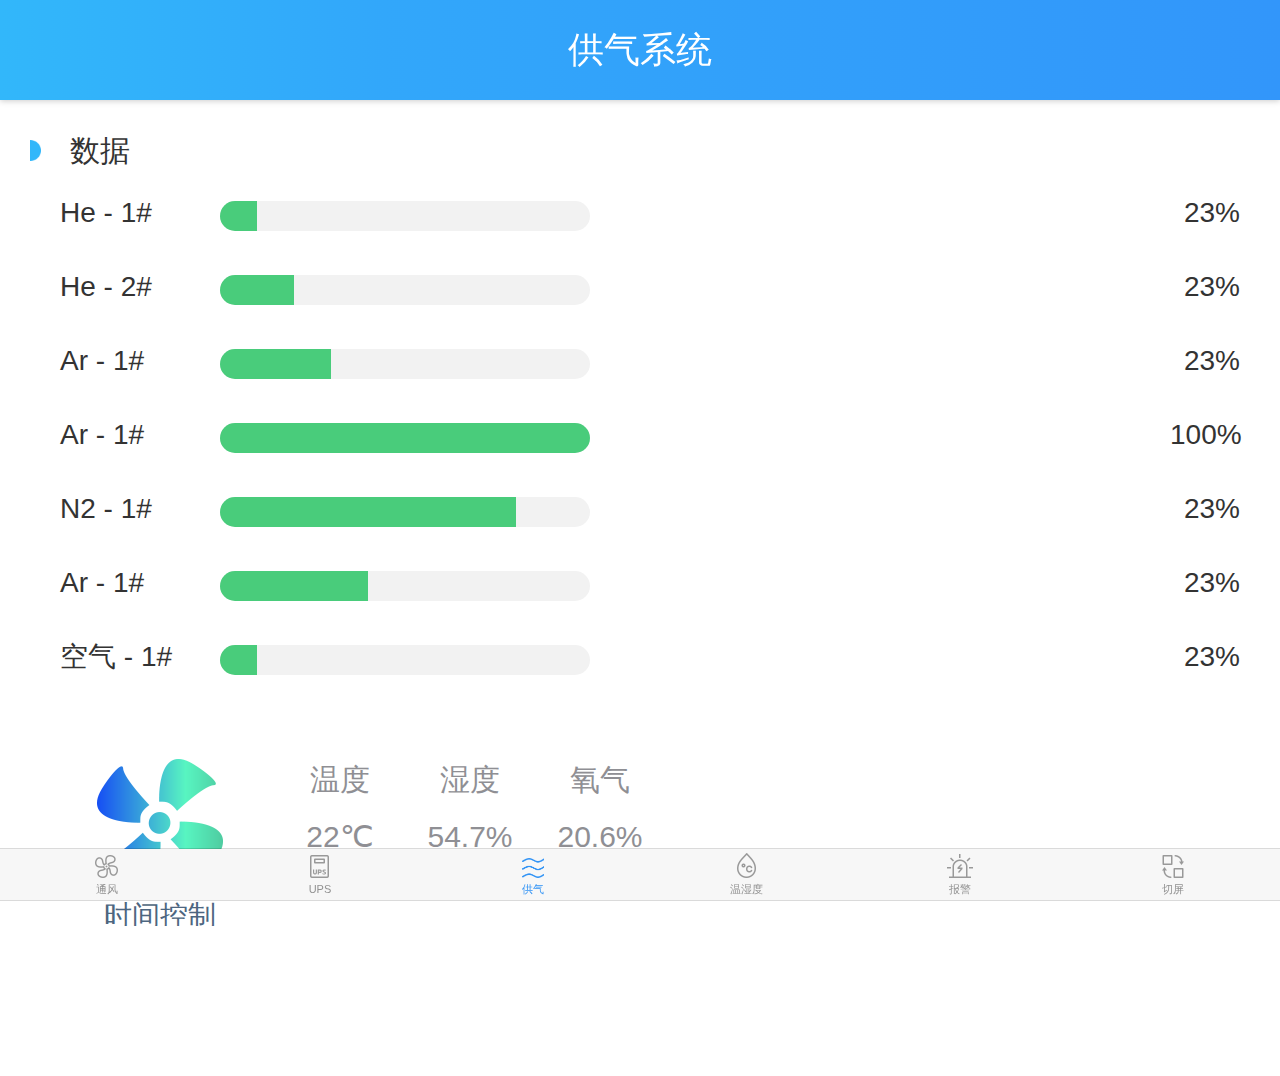
<file: app/airFeed.html>
<!DOCTYPE html>
<html lang="en">
<head>
    <meta charset="UTF-8">
    <title>供气系统</title>
    <meta name="viewport" content="width=240, user-scalable=no, initial-scale=1.0, minimum-scale=1.0, maximum-scale=1.0" />
    <link rel="stylesheet" href="./css/app.css">
    <link rel="stylesheet" href="./css/mui.min.css">
    <script src="js/jquery.min.js"></script>
    <script src="js/rem.js"></script>
    <script src="js/echarts.min.js"></script>
    <script src="js/mui.min.js"></script>
    <script src="js/index.js"></script>
</head>
<body>
<div>
    <header id="header" class="linearBar mui-bar mui-bar-nav">
        <h1 class="mui-title">供气系统</h1>
    </header>
    <nav class="mui-bar mui-bar-tab">
        <a class="mui-tab-item1 active" href="index.html">
            <span class="mui-icon icon-home"></span>
            <span class="mui-tab-label">通风</span>
        </a>
        <a class="mui-tab-item1" href="ups.html">
            <span class="mui-icon icon-UPS"></span>
            <span class="mui-tab-label">UPS</span>
        </a>
        <a class="mui-tab-item1" href="airFeed.html">
            <span class="mui-icon icon-air active"></span>
            <span class="mui-tab-label active">供气</span>
        </a>
        <a class="mui-tab-item1" href="humidity.html">
            <span class="mui-icon icon-temperature"></span>
            <span class="mui-tab-label">温湿度</span>
        </a>
        <a class="mui-tab-item1" href="giveAnAlarm.html">
            <span class="mui-icon icon-plice"></span>
            <span class="mui-tab-label">报警</span>
        </a>
        <a class="mui-tab-item1" href="cutScreen.html">
            <span class="mui-icon icon-cut"></span>
            <span class="mui-tab-label">切屏</span>
        </a>
    </nav>
    <section>
        <div class="section">

            <!--数据-->
            <div class="airFeed">
                <div class="c-title">数据</div>
                <div class="c-con">

                    <div class="gq-progress gq-progress1">
                        <div class="div1">He - 1#</div>
                        <div class="div2" id="demo1" class="mui-text-center">
                            <p class="mui-progressbar mui-progressbar-in" data-progress=""><span></span></p>
                        </div>
                        <div class="div3">23%</div>
                    </div>

                    <div class="gq-progress gq-progress2">
                        <div class="div1">He - 2#</div>
                        <div class="div2" id="demo2" class="mui-text-center">
                            <p class="mui-progressbar mui-progressbar-in" data-progress=""><span></span></p>
                        </div>
                        <div class="div3">23%</div>
                    </div>

                    <div class="gq-progress gq-progress3">
                        <div class="div1">Ar - 1#</div>
                        <div class="div2" id="demo3" class="mui-text-center">
                            <p class="mui-progressbar mui-progressbar-in" data-progress=""><span></span></p>
                        </div>
                        <div class="div3">23%</div>
                    </div>

                    <div class="gq-progress gq-progress4">
                        <div class="div1">Ar - 1#</div>
                        <div class="div2" id="demo4" class="mui-text-center">
                            <p class="mui-progressbar mui-progressbar-in" data-progress=""><span></span></p>
                        </div>
                        <div class="div3">100%</div>
                    </div>

                    <div class="gq-progress gq-progress5">
                        <div class="div1">N2 - 1#</div>
                        <div class="div2" id="demo5" class="mui-text-center">
                            <p class="mui-progressbar mui-progressbar-in" data-progress=""><span></span></p>
                        </div>
                        <div class="div3">23%</div>
                    </div>

                    <div class="gq-progress gq-progress6">
                        <div class="div1">Ar - 1#</div>
                        <div class="div2" id="demo6" class="mui-text-center">
                            <p class="mui-progressbar mui-progressbar-in" data-progress=""><span></span></p>
                        </div>
                        <div class="div3">23%</div>
                    </div>

                    <div class="gq-progress gq-progress7">
                        <div class="div1">空气 - 1#</div>
                        <div class="div2" id="demo7" class="mui-text-center">
                            <p class="mui-progressbar mui-progressbar-in" data-progress=""><span></span></p>
                        </div>
                        <div class="div3">23%</div>
                    </div>


                    <div class="timeControl">
                        <div class="timeControlT">
                            <div class="div1"></div>    <!--bgPlay-->
                            <div class="div2">时间控制</div>
                        </div>
                        <div class="timeControlS">
                            <p class="p1"><span>温度</span><br><span>22℃</span></p>
                            <p class="p2"><span>湿度</span><br><span>54.7%</span></p>
                            <p class="p3"><span>氧气</span><br><span>20.6%</span></p>
                        </div>
                    </div>



                </div>
            </div>



        </div>
    </section>
</div>

<script>

    var progressbar1 = mui('#demo1');
    mui(progressbar1).progressbar().setProgress(10)

    var progressbar2 = mui('#demo2');
    mui(progressbar2).progressbar().setProgress(20)

    var progressbar3 = mui('#demo3');
    mui(progressbar3).progressbar().setProgress(30)

    var progressbar4 = mui('#demo4');
    mui(progressbar4).progressbar().setProgress(100)

    var progressbar5 = mui('#demo5');
    mui(progressbar5).progressbar().setProgress(80)

    var progressbar6 = mui('#demo6');
    mui(progressbar6).progressbar().setProgress(40)

    var progressbar7 = mui('#demo7');
    mui(progressbar7).progressbar().setProgress(10)



    $(function () {

    })


</script>

</body>
</html>
</file>
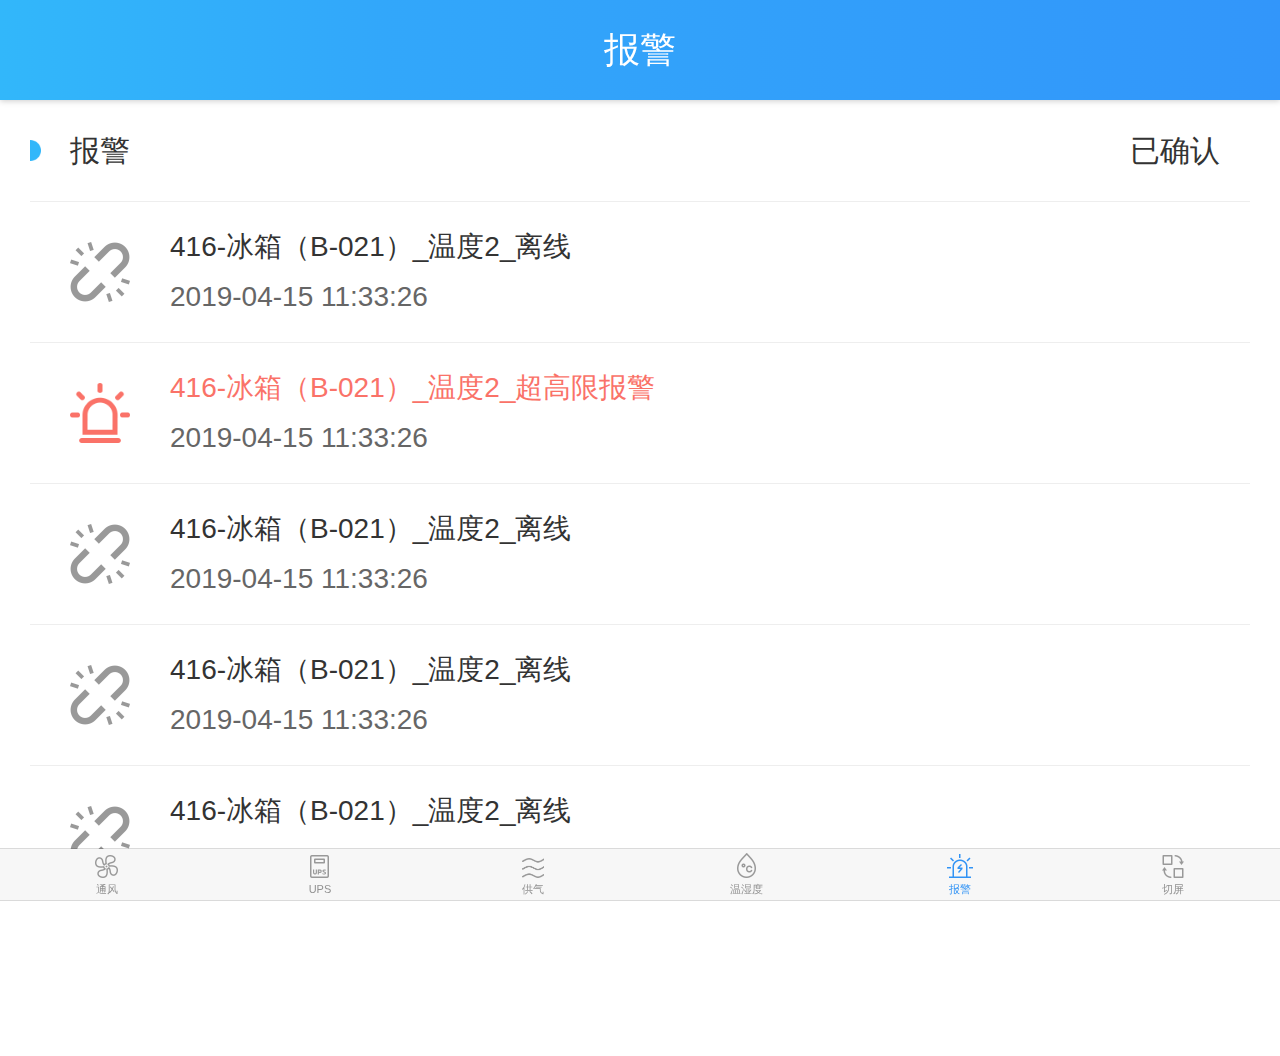
<file: app/giveAnAlarm.html>
<!DOCTYPE html>
<html lang="en">
<head>
    <meta charset="UTF-8">
    <title>报警</title>
    <meta name="viewport" content="width=240, user-scalable=no, initial-scale=1.0, minimum-scale=1.0, maximum-scale=1.0" />
    <link rel="stylesheet" href="./css/app.css">
    <link rel="stylesheet" href="./css/mui.min.css">
    <script src="js/jquery.min.js"></script>
    <script src="js/rem.js"></script>
    <script src="js/echarts.min.js"></script>
    <script src="js/index.js"></script>
</head>
<body>
<div>
    <header id="header" class="linearBar mui-bar mui-bar-nav">
        <h1 class="mui-title">报警</h1>
    </header>
    <nav class="mui-bar mui-bar-tab">
        <a class="mui-tab-item1 active" href="index.html">
            <span class="mui-icon icon-home"></span>
            <span class="mui-tab-label">通风</span>
        </a>
        <a class="mui-tab-item1" href="ups.html">
            <span class="mui-icon icon-UPS "></span>
            <span class="mui-tab-label">UPS</span>
        </a>
        <a class="mui-tab-item1" href="airFeed.html">
            <span class="mui-icon icon-air"></span>
            <span class="mui-tab-label">供气</span>
        </a>
        <a class="mui-tab-item1" href="humidity.html">
            <span class="mui-icon icon-temperature"></span>
            <span class="mui-tab-label">温湿度</span>
        </a>
        <a class="mui-tab-item1" href="giveAnAlarm.html">
            <span class="mui-icon icon-plice active"></span>
            <span class="mui-tab-label active">报警</span>
        </a>
        <a class="mui-tab-item1" href="cutScreen.html">
            <span class="mui-icon icon-cut"></span>
            <span class="mui-tab-label">切屏</span>
        </a>
    </nav>
    <section>
        <div class="section">

            <!--控制-->
            <div class="give-an-alarm-con">
                <div class="c-title">报警<span>已确认</span></div>
                <div class="c-con">
                    <ul>
                        <li>
                            <div class="c-con-picture"><img src="images/c2lixian.png" alt=""></div>
                            <div class="c-con-detail">
                                <div class="c-con-detail-title">416-冰箱（B-021）_温度2_离线</div>
                                <div class="c-con-detail-time">2019-04-15 11:33:26</div>
                            </div>
                        </li>
                        <li>
                            <div class="c-con-picture"><img src="images/c2baojing.png" alt=""></div>
                            <div class="c-con-detail">
                                <div class="c-con-detail-title" style="color: #fa7268;">416-冰箱（B-021）_温度2_超高限报警</div>
                                <div class="c-con-detail-time">2019-04-15 11:33:26</div>
                            </div>
                        </li>
                        <li>
                            <div class="c-con-picture"><img src="images/c2lixian.png" alt=""></div>
                            <div class="c-con-detail">
                                <div class="c-con-detail-title">416-冰箱（B-021）_温度2_离线</div>
                                <div class="c-con-detail-time">2019-04-15 11:33:26</div>
                            </div>
                        </li>
                        <li>
                            <div class="c-con-picture"><img src="images/c2lixian.png" alt=""></div>
                            <div class="c-con-detail">
                                <div class="c-con-detail-title">416-冰箱（B-021）_温度2_离线</div>
                                <div class="c-con-detail-time">2019-04-15 11:33:26</div>
                            </div>
                        </li>
                        <li>
                            <div class="c-con-picture"><img src="images/c2lixian.png" alt=""></div>
                            <div class="c-con-detail">
                                <div class="c-con-detail-title">416-冰箱（B-021）_温度2_离线</div>
                                <div class="c-con-detail-time">2019-04-15 11:33:26</div>
                            </div>
                        </li>
                    </ul>
                </div>
            </div>

        </div>
    </section>
</div>

<script>
    $(function () {

    })




</script>

</body>
</html>
</file>
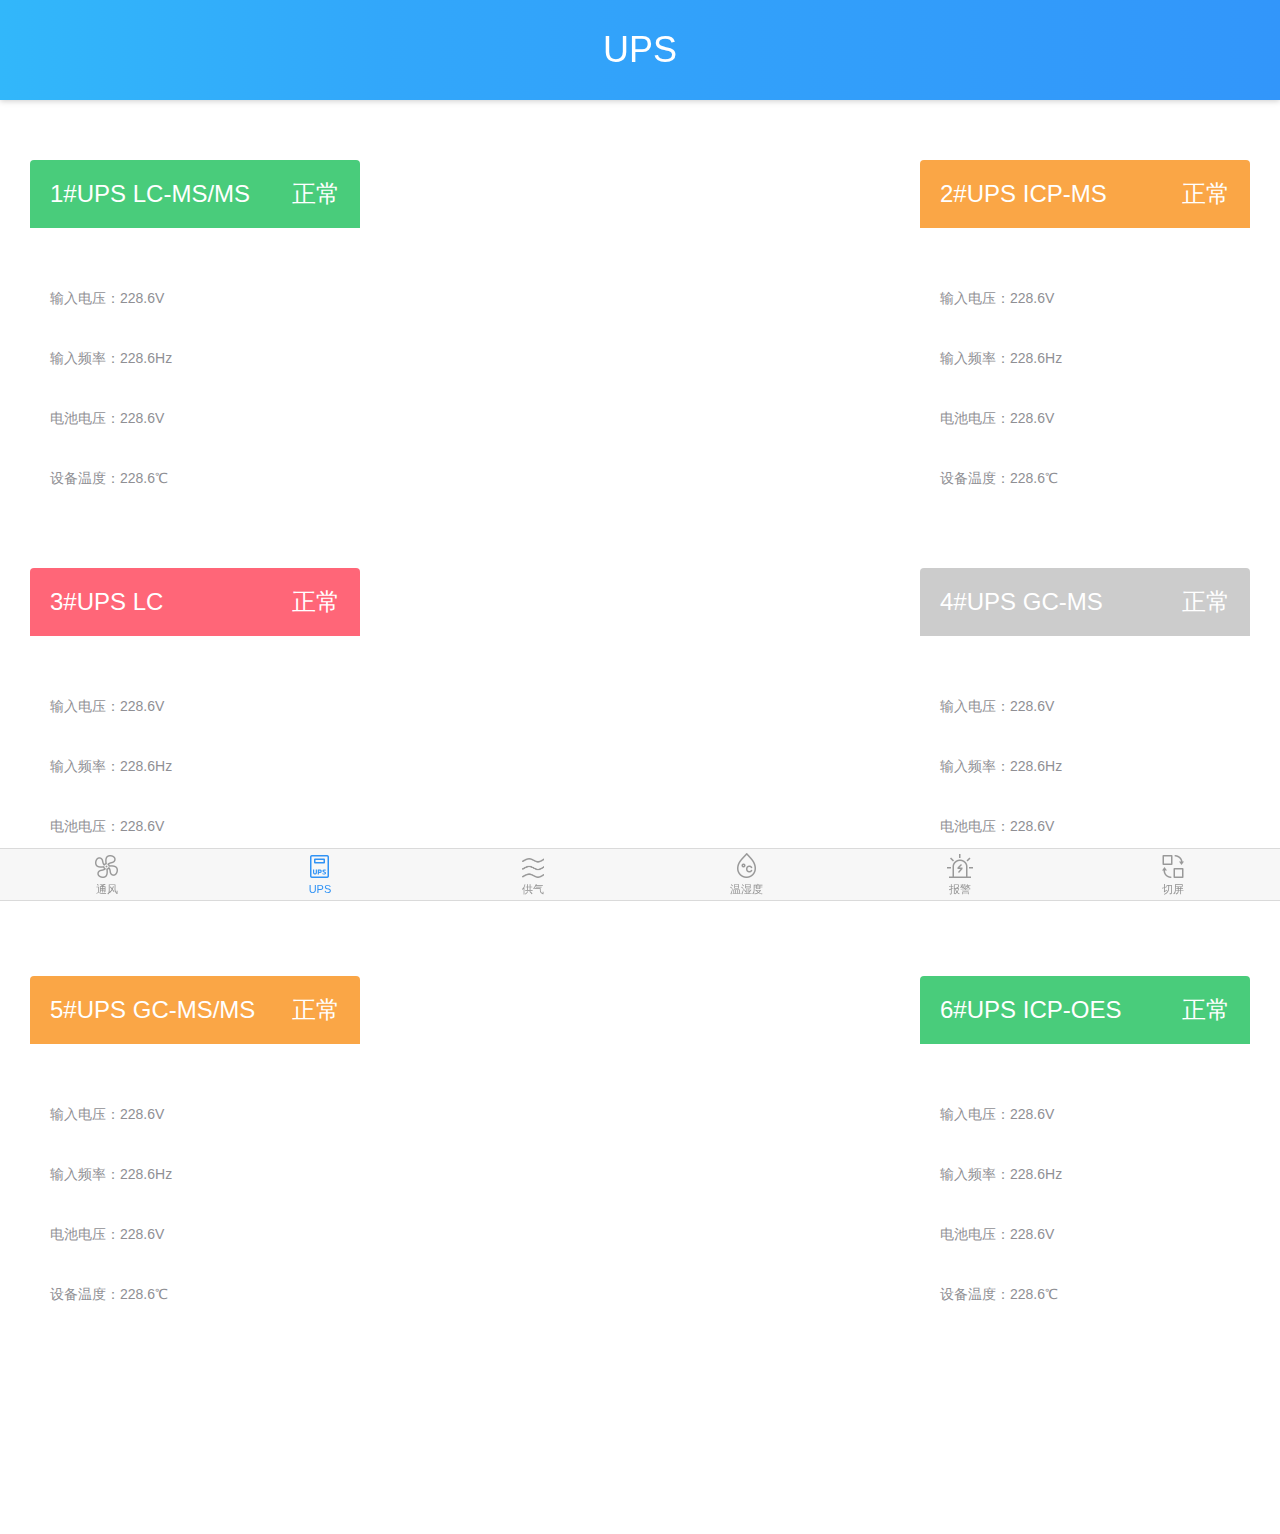
<file: app/ups.html>
<!DOCTYPE html>
<html lang="en">
<head>
    <meta charset="UTF-8">
    <title>UPS</title>
    <meta name="viewport" content="width=240, user-scalable=no, initial-scale=1.0, minimum-scale=1.0, maximum-scale=1.0" />
    <link rel="stylesheet" href="./css/app.css">
    <link rel="stylesheet" href="./css/mui.min.css">
    <script src="js/jquery.min.js"></script>
    <script src="js/rem.js"></script>
    <script src="js/echarts.min.js"></script>
    <script src="js/index.js"></script>
</head>
<body>
<div>
    <header id="header" class="linearBar mui-bar mui-bar-nav">
        <h1 class="mui-title">UPS</h1>
    </header>
    <nav class="mui-bar mui-bar-tab">
        <a class="mui-tab-item1 active" href="index.html">
            <span class="mui-icon icon-home"></span>
            <span class="mui-tab-label">通风</span>
        </a>
        <a class="mui-tab-item1" href="ups.html">
            <span class="mui-icon icon-UPS active"></span>
            <span class="mui-tab-label active">UPS</span>
        </a>
        <a class="mui-tab-item1" href="airFeed.html">
            <span class="mui-icon icon-air"></span>
            <span class="mui-tab-label">供气</span>
        </a>
        <a class="mui-tab-item1" href="humidity.html">
            <span class="mui-icon icon-temperature"></span>
            <span class="mui-tab-label">温湿度</span>
        </a>
        <a class="mui-tab-item1" href="giveAnAlarm.html">
            <span class="mui-icon icon-plice"></span>
            <span class="mui-tab-label">报警</span>
        </a>
        <a class="mui-tab-item1" href="cutScreen.html">
            <span class="mui-icon icon-cut"></span>
            <span class="mui-tab-label">切屏</span>
        </a>
    </nav>
    <section>
        <div class="section">

            <!--控制-->
            <div class="ups-con">
                <div class="c-con">
                    <div class="c-con-one">
                        <div>
                            <div class="div1 color1">1#UPS LC-MS/MS<span class="isNatural">正常</span></div>
                            <div class="div2">
                                <p>输入电压：<span>228.6</span>V</p>
                                <p>输入频率：<span>228.6</span>Hz</p>
                                <p>电池电压：<span>228.6</span>V</p>
                                <p>设备温度：<span>228.6</span>℃</p>
                            </div>
                        </div>
                        <div>
                            <div class="div1 color2">2#UPS ICP-MS<span class="isNatural">正常</span></div>
                            <div class="div2">
                                <p>输入电压：<span>228.6</span>V</p>
                                <p>输入频率：<span>228.6</span>Hz</p>
                                <p>电池电压：<span>228.6</span>V</p>
                                <p>设备温度：<span>228.6</span>℃</p>
                            </div>
                        </div>
                    </div>
                    <div class="c-con-one">
                        <div>
                            <div class="div1 color3">3#UPS LC<span class="isNatural">正常</span></div>
                            <div class="div2">
                                <p>输入电压：<span>228.6</span>V</p>
                                <p>输入频率：<span>228.6</span>Hz</p>
                                <p>电池电压：<span>228.6</span>V</p>
                                <p>设备温度：<span>228.6</span>℃</p>
                            </div>
                        </div>
                        <div>
                            <div class="div1 color4">4#UPS GC-MS<span class="isNatural">正常</span></div>
                            <div class="div2">
                                <p>输入电压：<span>228.6</span>V</p>
                                <p>输入频率：<span>228.6</span>Hz</p>
                                <p>电池电压：<span>228.6</span>V</p>
                                <p>设备温度：<span>228.6</span>℃</p>
                            </div>
                        </div>
                    </div>
                    <div class="c-con-one">
                        <div>
                            <div class="div1 color2">5#UPS GC-MS/MS<span class="isNatural">正常</span></div>
                            <div class="div2">
                                <p>输入电压：<span>228.6</span>V</p>
                                <p>输入频率：<span>228.6</span>Hz</p>
                                <p>电池电压：<span>228.6</span>V</p>
                                <p>设备温度：<span>228.6</span>℃</p>
                            </div>
                        </div>
                        <div>
                            <div class="div1 color1">6#UPS ICP-OES<span class="isNatural">正常</span></div>
                            <div class="div2">
                                <p>输入电压：<span>228.6</span>V</p>
                                <p>输入频率：<span>228.6</span>Hz</p>
                                <p>电池电压：<span>228.6</span>V</p>
                                <p>设备温度：<span>228.6</span>℃</p>
                            </div>
                        </div>
                    </div>
                </div>
            </div>

        </div>
    </section>
</div>

<script>
    $(function () {

    })




</script>

</body>
</html>
</file>
<file: app/css/app.css>
body{font-size: 0.16rem;background-color:#fff!important;}
body, div, ul, ol, li, h1, h2, h3, h4, h5, h6, p, dl, dt, dd, fieldset, input, textarea, pre { margin: 0; padding: 0}
li{list-style: none}
section{padding-top: 1rem;padding-bottom: 1.5rem;}
#header{height: 1rem;  background-image: linear-gradient(-90deg,
#3296fa 0%,
#32a7fa 70%,
#32b7fa 100%),
linear-gradient(
        #3296fa,
        #3296fa);}
.mui-bar .mui-title{height: 1rem;line-height: 1rem;font-size: 0.36rem;color: #fff;}
/*底部tabbar*/
.icon-home{width: 23px!important;height: 23px!important; background-size:cover!important;  background: url("../images/tongfeng-mr.png")no-repeat 0 0}
.icon-UPS{width:19px!important;height: 23px!important;background-size:cover!important; background: url("../images/UPS-mr.png")no-repeat 0 0}
.icon-air{width:22px!important;height: 20px!important;background-size:cover!important; background: url("../images/gongqi-mr.png")no-repeat 0 0}
.icon-temperature{width:19px!important;height: 25px!important;background-size:cover!important; background: url("../images/wendu-mr.png")no-repeat 0 0}
.icon-plice{width:26px!important;height: 24px!important;background-size:cover!important; background: url("../images/baojing-mr.png")no-repeat 0 0}
.icon-cut{width:22px!important;height: 23px!important;background-size:cover!important; background: url("../images/qieping-mr.png")no-repeat 0 0}
.icon-home.active{background-size:cover!important;  background: url("../images/tongfeng-xz.png")no-repeat 0 0}
.icon-UPS.active{background-size:cover!important; background: url("../images/UPS-xz.png")no-repeat 0 0}
.icon-air.active{background-size:cover!important; background: url("../images/gongqi-xz.png")no-repeat 0 0}
.icon-temperature.active{background-size:cover!important; background: url("../images/wendu-xz.png")no-repeat 0 0}
.icon-plice.active{background-size:cover!important; background: url("../images/baojing-xz.png")no-repeat 0 0}
.icon-cut.active{background-size:cover!important; background: url("../images/qieping-xz.png")no-repeat 0 0}
.mui-tab-label.active{ color: #3193f5;}
.section{padding: 0 0.30rem;}
.mui-bar-tab .mui-tab-item1 {display: table-cell;overflow: hidden;width: 1%;height: 50px;text-align: center;vertical-align: middle;white-space: nowrap;text-overflow: ellipsis;color: #929292;}
.mui-bar-tab .mui-tab-item1 {vertical-align: bottom!important; }
.mui-bar-tab .mui-tab-item1 .mui-icon~.mui-tab-label {font-size: 11px;display: block;overflow: hidden;text-overflow: ellipsis;}
.mui-bar-tab .mui-tab-item1 .mui-icon {top: 4px;width: 24px;height: 24px;padding-top: 0;padding-bottom: 0;}

/*首页风机*/
.ind-fan{ padding: 0.2rem 0 0.3rem 0; background: #fff;height: 3.4rem; overflow: hidden;overflow-x: scroll;margin-top: 0.4rem; }
.ind-fan>div{}
.ind-fan .ind-fan-scroll{width:15rem; }
.ind-fan .ind-fan-scroll>div{width:4.8rem;height: 3.2rem; float: left; }
.ind-fan .c-title{position: relative; font-size: 0.30rem;color: #333333;padding-left: 0.4rem;background: url("../images/banyuan.png")no-repeat 0 0;background-size: contain;}
.ind-fan .c-title-hx{padding-left: 1.4rem;}
.ind-fan .c-title-hx em{position: absolute;width: 0.40rem;height: 0.40rem;display: inline-block;background:#49cc7b;top: 0;left:1.9rem;border-radius: 3px;}
.ind-fan .echarts_post{float: left;padding: 0.45rem 0 0 0.2rem;/*width:100%!important;height: 100%!important;*/}
.ind-fan-sign{float: right;padding: 0.4rem 0 0 0;margin-right: 0.5rem;}
.ind-fan-sign>div{line-height: 0.6rem;position: relative;}
.ind-fan-sign .ind-fan-color{position: absolute;height: 0.4rem;width: 0.4rem;border-radius: 3px;     top: 0.1rem; left: -0.48rem;}
.ind-fan-sign .ind-fan-color.c1{background: #49cc7b; }
.ind-fan-sign .ind-fan-color.c2{background: #e5e5e5; }
.ind-fan-sign .ind-fan-color.c3{background: #fa7268; }
.ind-fan-sign>div span{font-size: 0.30rem;color: #666;}

/*首页控制器*/
.ind-control{ padding: 0.2rem 0 0.3rem 0; background: #fff; }
.ind-control .c-title{font-size: 0.30rem;color: #333333;padding-left: 0.4rem;background: url("../images/banyuan.png")no-repeat 0 0;background-size: contain;}
.ind-control .c-con{ overflow: hidden; padding-top: 0.4rem; display: flex; justify-content: space-around; }
.ind-control .c-con>div{width: 2.3rem; text-align: center}
.ind-control .c-con>div .div1{ font-size: 0.28rem;color: #333333;}
.ind-control .c-con>div .div2{width: 1.26rem;height: 1.26rem;background: url("../images/xuanzhuan.png")no-repeat 0 0;background-size:cover;margin: 0.2rem auto;}
.ind-control .c-con>div .div3{ font-size: 0.28rem;color: #333333;}

.bgPlay{
    /*background:url(img/rec_100.png) no-repeat;*/
    /* background-size:auto auto || cover 代表以宽或高填满元素背景 */
    background-size:cover;
    /* 设置宽高值 */
    width:200px;
    height:200px;
    /* 设置默认样式，开启3d硬件加速 */
    -webkit-transform:translate3d(0,0,0);
    -moz-transform:translate3d(0,0,0);
    transform:translate3d(0,0,0);
    /* 设置动画，animation:动画名称 动画播放时长单位秒或微秒 动画播放的速度曲线linear为匀速 动画播放次数infinite为循环播放; */
    -webkit-animation:play 3s linear infinite;
    -moz-animation:play 3s linear infinite;
    animation:play 3s linear infinite;
    }

@-webkit-keyframes play{
    0% {
        /*顺时针旋转*/
        -webkit-transform:rotate(0deg);
        }
    100% {
        /*顺时针旋转*/
        -webkit-transform:rotate(360deg);
        }
    }
@-moz-keyframes play{
    0% {
        -moz-transform:rotate(0deg);
        }
    100% {
        -moz-transform:rotate(360deg);
        }
    }
@keyframes play{
    0% {
        transform:rotate(0deg);
        }
    100% {
        transform:rotate(360deg);
        }
    }


/*首页实验室*/
.ind-laboratory{padding: 0.4rem 0 0.3rem 0;background: #fff;}
.ind-laboratory .c-title{font-size: 0.30rem;color: #333333;padding-left: 0.4rem;background: url("../images/banyuan.png")no-repeat 0 0;background-size: contain;}
.ind-laboratory .c-con{ overflow: hidden; padding-top: 0.4rem; }
.ind-laboratory .c-con>div{}
.ind-laboratory .c-con .c-con-tf{}
.ind-laboratory .c-con .c-con-tf .c-con-title{font-size:0.28rem;color: #333333;}
.ind-laboratory .c-con .c-con-tf .c-con-tf-con{}
.ind-laboratory .c-con-tf-con ul{ display: flex;justify-content: space-around;}
.ind-laboratory .c-con-tf-con li{ margin-top: 0.4rem;}
.ind-laboratory .c-con-tf-con li>span:nth-child(1){display: block; width:0.66rem;height: 1rem ;background: url("../images/tfglv.png")no-repeat 0 0;background-size:cover;}
.ind-laboratory .c-con-tf-con li>span:nth-child(1).active{display: block; width:0.66rem;height: 1rem ;background: url("../images/tfgzi.png")no-repeat 0 0;background-size:cover;}
.ind-laboratory .c-con-tf-con li>span:nth-child(2){font-size:0.24rem;color: #333333;height: 0.8rem;line-height: 0.8rem;display: block;}
.ind-laboratory .c-con .c-con-pq{ margin-top: 0.3rem;}
.ind-laboratory .c-con .c-con-pq .c-con-title{font-size:0.28rem;color: #333333;}
.ind-laboratory .c-con .c-con-pq .c-con-pq-con{ overflow: hidden; }
.ind-laboratory .c-con .c-con-pq .c-con-pq-con>div{float: left;width:0.64rem;height: 0.66rem;background: url("../images/paiqizhaohei.png")no-repeat 0 0;background-size:cover;margin: 0.4rem 0.4rem 0.1rem 0;}
.ind-laboratory .c-con .c-con-pq .c-con-pq-con>div.active{float: left;width:0.64rem;height: 0.66rem;background: url("../images/paiqizhaohong.png")no-repeat 0 0;background-size:cover;margin: 0.4rem 0.4rem 0.1rem 0;}
.ind-laboratory .c-con .c-con-fj{}
.ind-laboratory .c-con .c-con-fj{ margin-top: 0.4rem;}
.ind-laboratory .c-con .c-con-fj .c-con-title{font-size:0.28rem;color: #333333;}
.ind-laboratory .c-con .c-con-fj .c-con-fj-con{ overflow: hidden; }
.ind-laboratory .c-con .c-con-fj .c-con-fj-con>div{float: left;width: 1.36rem;text-align: center;}
.ind-laboratory .c-con .c-con-fj .c-con-fj-con>div>span:nth-child(1){width:136rem;height: 1rem;background: url("../images/fengji.png")no-repeat 0 0;background-size:contain;margin: 0.4rem 0.4rem 0 0;display:inline-block;}
.ind-laboratory .c-con .c-con-fj .c-con-fj-con>div>span:nth-child(2){font-size:0.24rem;color: #333333;}

/*ups*/
.ups-con{overflow: hidden; margin-top: 0.6rem;}
.ups-con .c-title{font-size: 0.30rem;color: #333333;padding-left: 0.4rem;background: url("../images/banyuan.png")no-repeat 0 0;background-size: contain;margin: 0.4rem 0 0.3rem;}
.ups-con .c-con .c-con-one{overflow: hidden; margin-bottom: 0.2rem;}
.ups-con .c-con .c-con-one>div{ width: 3.3rem; font-size: 0.24rem; text-align: center;}
.ups-con .c-con .c-con-one>div .div1{color: #fff; width: 3.3rem;height: 0.68rem;line-height: 0.68rem;border-top-left-radius:4px;border-top-right-radius:4px;    text-align: left;padding-left: 0.2rem;overflow: hidden;}
.ups-con .c-con .c-con-one>div:nth-child(1){float: left;}
.ups-con .c-con .c-con-one>div:nth-child(2){float: right;}
.ups-con .c-con .c-con-one>div p{margin: 0;height: 0.6rem;line-height: 0.6rem;text-align: left; padding-left: 0.2rem;}
.ups-con .c-con .c-con-one>div .div2{padding: 0.4rem 0;}
.isNatural{float: right;padding-right: 0.2rem;}
.color1{background-color: #49cc7b;}
.color2{background-color: #faa646;}
.color3{background-color: #ff6678;}
.color4{background-color: #cccccc;}

/*供气*/

.airFeed{}
.airFeed .c-title{font-size: 0.30rem;color: #333333;padding-left: 0.4rem;background: url("../images/banyuan.png")no-repeat 0 0;background-size: contain;margin: 0.4rem 0 0.3rem;}
.airFeed .timeControl{ overflow: hidden; margin-top: 0.6rem; }
.airFeed .timeControl>div{}
.airFeed .timeControlT{ float: left; width: 2.6rem; }
.airFeed .timeControlT .div1{width: 1.26rem;height: 1.26rem;background: url(../images/xuanzhuan.png)no-repeat 0 0;background-size: cover;margin: 0.2rem auto;}
.airFeed .timeControlT .div2{ TEXT-ALIGN: CENTER; color: #4d6680; font-size: 0.28rem; }
.airFeed .timeControlS{ float: left; }
.airFeed .timeControlS p{width: 1rem;text-align: center;float: left;margin-right: 0.3rem;}
.airFeed .timeControlS p span{font-size: 0.30rem;margin-top: 0.3rem;display: inline-block;}
.airFeed .c-con{}
.gq-progress{overflow: hidden; height: 0.44rem; line-height: 0.44rem;margin-bottom: 0.3rem; }
.gq-progress>div{float: left;}
.gq-progress .div1{width: 1.8rem;color: #333333;font-size: 0.28rem;padding-left: 0.3rem;overflow: hidden;}
.gq-progress .div2{width: 3.8rem;padding-left: 0.1rem;height: 0.3rem;margin-top: 0.1rem;}
.gq-progress .div3{width: 0.8rem;float: right;color: #333333;font-size: 0.28rem;text-align: right;padding-right: 0.1rem;}
.gq-progress .mui-progressbar{height: 0.3rem;border-radius: 1rem;background-color: #f2f2f2;}
.gq-progress .mui-progressbar span{background-color: #49cc7b;}

/*温湿度*/
.sd-humidity{margin-top: 0.4rem;}
.sd-humidity .c-title{font-size: 0.30rem;color: #333333;padding-left: 0.4rem;background: url("../images/banyuan.png")no-repeat 0 0;background-size: contain;}
.sd-humidity .c-con{}
.sd-humidity .c-con-list{ overflow: hidden;margin-bottom: 0.3rem;}
.sd-humidity .c-con-list-title{ margin: 0.3rem 0; color: #333;font-size: 0.3rem;padding-left: 0.8rem;}
.sd-humidity .c-con-list-title.tit1{background: url("../images/huanjing.png")no-repeat 0.2rem 0;background-size: contain;}
.sd-humidity .c-con-list-title.tit2{background: url("../images/xuehua.png")no-repeat 0.2rem 0;background-size: contain;}
.sd-humidity .c-con-list-title.tit3{background: url("../images/xiangzi.png")no-repeat 0.2rem 0;background-size: contain;}
.sd-humidity .c-con-list-con{display: flex;justify-content: space-around;}
.sd-humidity .c-con-list-con>div{float: left;width: 1.32rem;text-align: center;}
.sd-humidity .c-con-list-con>div span{font-size: 0.28rem; height: 0.66rem; display: inline-block; background-color: #3193f5; color: #fff; width: 1.32rem; line-height: 0.66rem;}
.manage-room{margin-top: 0.6rem;}
.manage-room .manage-room-title{height: 0.8rem;line-height: 0.8rem;background-color: #fa7268;color: #ffffff;font-size: 0.32rem;padding-left: 0.4rem;position: relative;}
.manage-room .manage-room-title span{height: 0.4rem;width: 0.4rem;background: #fff;position: absolute;border-radius: 100%;top: 0.22rem;left: -0.20rem;}
.manage-room .manage-room-list{overflow: hidden;margin: 0.5rem 0 0 0;}
.manage-room .manage-room-list span{color: #333333;font-size: 0.30rem;}
.manage-room .manage-room-list .span1{float: left;padding-left: 0.8rem;background: url("../images/xiangzi.png")no-repeat 0.2rem 0;background-size: contain;}
.manage-room .manage-room-list .span2{float: right;padding-right: 0.2rem;}
.sd-humidity .echarts-line{text-align: center;position: relative;margin-top: 0.3rem;}
.sd-humidity .echarts-line .dateShow{position: absolute;width: 2rem;left: 50%;margin-left: -1rem;top: 0.3rem;z-index: 9;color: #333333;font-size: 0.30rem;}
.sd-humidity .echarts-line .dateCut{height: 0.53rem;border: 1px solid #3193f5;border-radius: 3px;position: absolute;top: 0.26rem;right: 0;z-index: 9;}
.sd-humidity .echarts-line .dateCut span{text-align: center;width: 0.6rem;display: inline-block;float: left;height: 0.52rem;line-height: 0.52rem;color: #3193f5;}


/*报警*/
.give-an-alarm-con{}
.give-an-alarm-con li{overflow: hidden;padding: 0.2rem 0; border-top: 1px solid #eee;}
.give-an-alarm-con .c-title{position: relative; margin: 0.4rem 0; font-size: 0.30rem;color: #333333;padding-left: 0.4rem;background: url("../images/banyuan.png")no-repeat 0 0;background-size: contain;}
.give-an-alarm-con .c-title span{position: absolute;right: 0;top: -0.3rem;padding: 0.3rem;z-index: 9;}
.give-an-alarm-con .c-con{}
.give-an-alarm-con .c-con-picture{float: left;width: 1rem;height: 1rem;text-align: center;}
.give-an-alarm-con .c-con-picture img{width: 0.6rem;margin-top: 0.2rem;margin-left:0.4rem;}
.give-an-alarm-con .c-con-detail{float: left;padding-left: 0.4rem;width: 5.7rem;}
.give-an-alarm-con .c-con-detail-title{color: #333333;font-size: 0.28rem;line-height: 0.5rem;}
.give-an-alarm-con .c-con-detail-time{color: #666666;font-size: 0.28rem;height: 0.5rem;line-height: 0.5rem;}

/*切屏*/
.cut-screen-con{
    position: relative;
    display: block;
    height: 100%;
    }
.cut-screen-con .c-con{
    width: 100%;
    position: absolute;
    top: 3rem;
    }
.cut-screen-con .c-con-one{
    display: inline-block;
    overflow: hidden;
    width: 100%;
    display: flex;
    justify-content: center;
    }
.cut-screen-con .c-con-one>div{
    width: 1.2rem;
    height: 2.4rem;
    float: left;
    text-align: center;
    padding-top: 1.3rem;
    margin: 0 0.8rem;
    }
.cut-screen-con .c-con-tf{background: url("../images/c1tongfeng.png")no-repeat 0 0;background-size: contain;}
.cut-screen-con .c-con-ups{background: url("../images/c1ups.png")no-repeat 0 0;background-size: contain;}
.cut-screen-con .c-con-gq{background: url("../images/c1gongqi.png")no-repeat 0 0;background-size: contain;}
.cut-screen-con .c-con-hj{background: url("../images/c1shidu.png")no-repeat 0 0;background-size: contain;}
</file>
